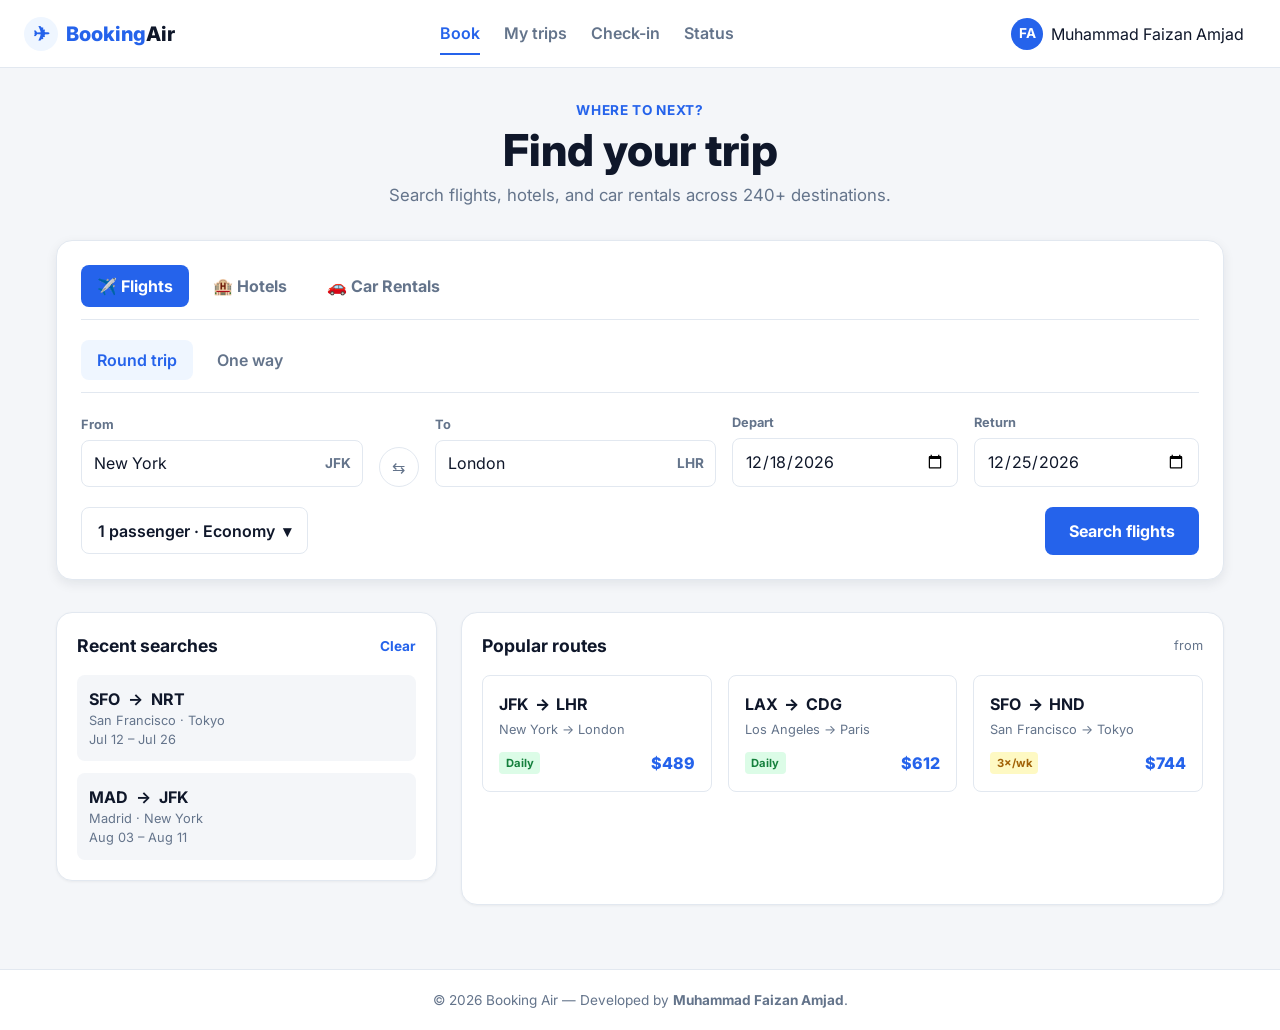
<file: index.html>
<!doctype html>
<html lang="en">
<head>
  <meta charset="utf-8">
  <meta name="viewport" content="width=device-width, initial-scale=1">

  <meta
    name="description"
    content="Booking Air — Flight, Hotel and Car Search"
  >

  <title>Booking Air — Flight, Hotel & Car Search</title>

  <link rel="preconnect" href="https://fonts.googleapis.com">
  <link rel="preconnect" href="https://fonts.gstatic.com" crossorigin>

  <link
    href="https://fonts.googleapis.com/css2?family=Inter:wght@400;500;600;700;800&display=swap"
    rel="stylesheet"
  >

  <link rel="stylesheet" href="style.css">
  <script src="js/script.js" defer></script>
</head>

<body>

<header class="topbar">

  <div class="brand" aria-label="Booking Air">
    <span class="brand-mark" aria-hidden="true">✈</span>
    <span class="brand-name">
      Booking<span>Air</span>
    </span>
  </div>
<nav class="topnav" aria-label="Main navigation">
  <a href="book.html" class="active">Book</a>
  <a href="recent.html">My trips</a>
  <a href="check-in.html">Check-in</a>
  <a href="status.html">Status</a>
</nav>

  <button class="account" type="button" aria-label="Account menu">
    <span class="avatar" aria-hidden="true">FA</span>
    <span class="account-name">Muhammad Faizan Amjad</span>
  </button>

</header>

<main class="wrap">

  <section class="hero">
    <p class="hero-kicker">Where to next?</p>

    <h1 class="hero-title">
      Find your trip
    </h1>

    <p class="hero-sub">
      Search flights, hotels, and car rentals across 240+ destinations.
    </p>
  </section>


  <section class="search" aria-label="Travel search">

    <div
      class="service-tabs"
      role="tablist"
      aria-label="Service type"
    >

      <button
        class="service-tab active"
        type="button"
        data-service="flights"
        role="tab"
        aria-selected="true"
      >
        ✈️ Flights
      </button>

      <button
        class="service-tab"
        type="button"
        data-service="hotels"
        role="tab"
        aria-selected="false"
      >
        🏨 Hotels
      </button>

      <button
        class="service-tab"
        type="button"
        data-service="cars"
        role="tab"
        aria-selected="false"
      >
        🚗 Car Rentals
      </button>

    </div>


    <!-- FLIGHTS -->

    <form
      id="flightForm"
      class="search-form"
      novalidate
    >

      <div
        class="trip-tabs"
        role="tablist"
        aria-label="Trip type"
      >

        <button
          class="trip-tab active"
          type="button"
          role="tab"
          aria-selected="true"
          data-trip="round"
        >
          Round trip
        </button>

        <button
          class="trip-tab"
          type="button"
          role="tab"
          aria-selected="false"
          data-trip="oneway"
        >
          One way
        </button>

      </div>


      <div class="leg">

        <div class="field">
          <label for="from-0">From</label>

          <div class="airport-input">
            <input
              id="from-0"
              class="ap"
              type="text"
              autocomplete="off"
              placeholder="City or airport"
              value="New York"
            >

            <span class="ap-code">JFK</span>
          </div>
        </div>


        <button
          class="swap"
          type="button"
          id="swapBtn"
          aria-label="Swap origin and destination"
        >
          ⇆
        </button>


        <div class="field">
          <label for="to-0">To</label>

          <div class="airport-input">
            <input
              id="to-0"
              class="ap"
              type="text"
              autocomplete="off"
              placeholder="City or airport"
              value="London"
            >

            <span class="ap-code">LHR</span>
          </div>
        </div>


        <div class="field">
          <label for="depart-0">Depart</label>

          <input
            id="depart-0"
            class="date"
            type="date"
          >
        </div>


        <div
          class="field field-return"
          id="returnField"
        >
          <label for="return-0">Return</label>

          <input
            id="return-0"
            class="date"
            type="date"
          >
        </div>

      </div>


      <div class="controls">

        <div class="pax-wrap">

          <button
            class="pax-trigger"
            type="button"
            id="paxTrigger"
            aria-haspopup="dialog"
            aria-expanded="false"
          >
            <span id="paxLabel">
              1 passenger · Economy
            </span>

            <span aria-hidden="true">▾</span>
          </button>


          <div
            class="pax-panel"
            id="paxPanel"
            hidden
            role="dialog"
            aria-label="Passengers and cabin"
          >

            <div
              class="stepper-row"
              data-type="adults"
            >
              <div>
                <strong>Adults</strong>
                <small>12+ years</small>
              </div>

              <div class="stepper">
                <button
                  type="button"
                  class="step minus"
                  aria-label="Fewer adults"
                >
                  −
                </button>

                <output class="step-val">1</output>

                <button
                  type="button"
                  class="step plus"
                  aria-label="More adults"
                >
                  +
                </button>
              </div>
            </div>


            <div
              class="stepper-row"
              data-type="children"
            >
              <div>
                <strong>Children</strong>
                <small>2–11 years</small>
              </div>

              <div class="stepper">
                <button
                  type="button"
                  class="step minus"
                  aria-label="Fewer children"
                >
                  −
                </button>

                <output class="step-val">0</output>

                <button
                  type="button"
                  class="step plus"
                  aria-label="More children"
                >
                  +
                </button>
              </div>
            </div>


            <div
              class="stepper-row"
              data-type="infants"
            >
              <div>
                <strong>Infants</strong>
                <small>Under 2, on lap</small>
              </div>

              <div class="stepper">
                <button
                  type="button"
                  class="step minus"
                  aria-label="Fewer infants"
                >
                  −
                </button>

                <output class="step-val">0</output>

                <button
                  type="button"
                  class="step plus"
                  aria-label="More infants"
                >
                  +
                </button>
              </div>
            </div>


            <div class="cabin-row">

              <span class="cabin-label">
                Cabin
              </span>

              <div
                class="cabin-seg"
                role="radiogroup"
                aria-label="Cabin class"
              >

                <button
                  type="button"
                  class="cabin active"
                  data-cabin="Economy"
                  role="radio"
                  aria-checked="true"
                >
                  Economy
                </button>

                <button
                  type="button"
                  class="cabin"
                  data-cabin="Premium"
                  role="radio"
                  aria-checked="false"
                >
                  Premium
                </button>

                <button
                  type="button"
                  class="cabin"
                  data-cabin="Business"
                  role="radio"
                  aria-checked="false"
                >
                  Business
                </button>

                <button
                  type="button"
                  class="cabin"
                  data-cabin="First"
                  role="radio"
                  aria-checked="false"
                >
                  First
                </button>

              </div>

            </div>

            <button
              type="button"
              class="pax-done"
              id="paxDone"
            >
              Done
            </button>

          </div>

        </div>


        <button
          class="search-btn"
          type="submit"
        >
          Search flights
        </button>

      </div>

    </form>


    <!-- HOTELS -->

    <form
      id="hotelForm"
      class="search-form"
      hidden
      novalidate
    >

      <div class="form-grid hotel-grid">

        <div class="field">
          <label for="hotel-destination">
            Destination / Hotel Name
          </label>

          <input
            id="hotel-destination"
            class="ap simple-input"
            type="text"
            placeholder="Where are you staying?"
            value="London"
          >
        </div>


        <div class="field">
          <label for="hotel-checkin">
            Check-in
          </label>

          <input
            id="hotel-checkin"
            class="date"
            type="date"
          >
        </div>


        <div class="field">
          <label for="hotel-checkout">
            Check-out
          </label>

          <input
            id="hotel-checkout"
            class="date"
            type="date"
          >
        </div>


        <div class="field">
          <label for="hotel-guests">
            Guests & Rooms
          </label>

          <select id="hotel-guests">
            <option>1 Room, 1 Guest</option>
            <option selected>1 Room, 2 Guests</option>
            <option>2 Rooms, 4 Guests</option>
          </select>
        </div>

      </div>


      <div class="controls end">
        <button
          class="search-btn"
          type="submit"
        >
          Search hotels
        </button>
      </div>

    </form>


    <!-- CARS -->

    <form
      id="carForm"
      class="search-form"
      hidden
      novalidate
    >

      <div class="form-grid car-grid">

        <div class="field">
          <label for="car-pickup">
            Pick-up Location
          </label>

          <input
            id="car-pickup"
            class="ap simple-input"
            type="text"
            placeholder="Airport or City"
            value="London Heathrow (LHR)"
          >
        </div>


        <div class="field">
          <label for="car-dropoff">
            Drop-off Location
          </label>

          <input
            id="car-dropoff"
            class="ap simple-input"
            type="text"
            placeholder="Same as pick-up"
            value="London Heathrow (LHR)"
          >
        </div>


        <div class="field">
          <label for="car-pickdate">
            Pick-up Date
          </label>

          <input
            id="car-pickdate"
            class="date"
            type="date"
          >
        </div>


        <div class="field">
          <label for="car-dropdate">
            Drop-off Date
          </label>

          <input
            id="car-dropdate"
            class="date"
            type="date"
          >
        </div>

      </div>


      <div class="controls end">
        <button
          class="search-btn"
          type="submit"
        >
          Search rental cars
        </button>
      </div>

    </form>


    <p
      class="form-error"
      id="formError"
      role="alert"
      hidden
    ></p>

  </section>


  <!-- RESULTS -->

  <section
    class="results-section"
    id="resultsSection"
    hidden
    aria-live="polite"
  ></section>


  <!-- RECENT AND POPULAR -->

  <div class="columns">

    <section
      class="panel recent"
      aria-label="Recent searches"
    >

      <div class="panel-head">
        <h2>Recent searches</h2>

        <button
          class="link-btn"
          type="button"
          id="clearRecent"
        >
          Clear
        </button>
      </div>

      <ul
        class="recent-list"
        id="recentList"
      >

        <li
          class="recent-item"
          data-from="SFO"
          data-to="NRT"
        >
          <span class="ri-route">
            <b>SFO</b>
            <span>→</span>
            <b>NRT</b>
          </span>

          <span class="ri-meta">
            San Francisco · Tokyo
          </span>

          <span class="ri-date">
            Jul 12 – Jul 26
          </span>
        </li>


        <li
          class="recent-item"
          data-from="MAD"
          data-to="JFK"
        >
          <span class="ri-route">
            <b>MAD</b>
            <span>→</span>
            <b>JFK</b>
          </span>

          <span class="ri-meta">
            Madrid · New York
          </span>

          <span class="ri-date">
            Aug 03 – Aug 11
          </span>
        </li>

      </ul>

    </section>


    <section
      class="panel popular"
      aria-label="Popular routes"
    >

      <div class="panel-head">

        <h2>Popular routes</h2>

        <span class="head-note">
          from
        </span>

      </div>


      <ul
        class="route-grid"
        id="routeGrid"
      >

        <li>
          <button
            class="route-card"
            type="button"
            data-fc="New York"
            data-tc="London"
          >
            <span class="rc-codes">
              <b>JFK</b>
              <span>→</span>
              <b>LHR</b>
            </span>

            <span class="rc-cities">
              New York → London
            </span>

            <span class="rc-foot">
              <span class="rc-pill ontime">
                Daily
              </span>

              <span class="rc-price">
                $489
              </span>
            </span>
          </button>
        </li>


        <li>
          <button
            class="route-card"
            type="button"
            data-fc="Los Angeles"
            data-tc="Paris"
          >
            <span class="rc-codes">
              <b>LAX</b>
              <span>→</span>
              <b>CDG</b>
            </span>

            <span class="rc-cities">
              Los Angeles → Paris
            </span>

            <span class="rc-foot">
              <span class="rc-pill ontime">
                Daily
              </span>

              <span class="rc-price">
                $612
              </span>
            </span>
          </button>
        </li>


        <li>
          <button
            class="route-card"
            type="button"
            data-fc="San Francisco"
            data-tc="Tokyo"
          >
            <span class="rc-codes">
              <b>SFO</b>
              <span>→</span>
              <b>HND</b>
            </span>

            <span class="rc-cities">
              San Francisco → Tokyo
            </span>

            <span class="rc-foot">
              <span class="rc-pill warn">
                3×/wk
              </span>

              <span class="rc-price">
                $744
              </span>
            </span>
          </button>
        </li>

      </ul>

    </section>

  </div>

</main>


<footer class="footer">
  <div class="wrap">
    <p>
      &copy; 2026 Booking Air —
      Developed by
      <strong>Muhammad Faizan Amjad</strong>.
    </p>
  </div>
</footer>


<div
  class="toast-wrap"
  id="toastWrap"
  aria-live="polite"
  aria-atomic="true"
></div>

</body>
</html>
</file>
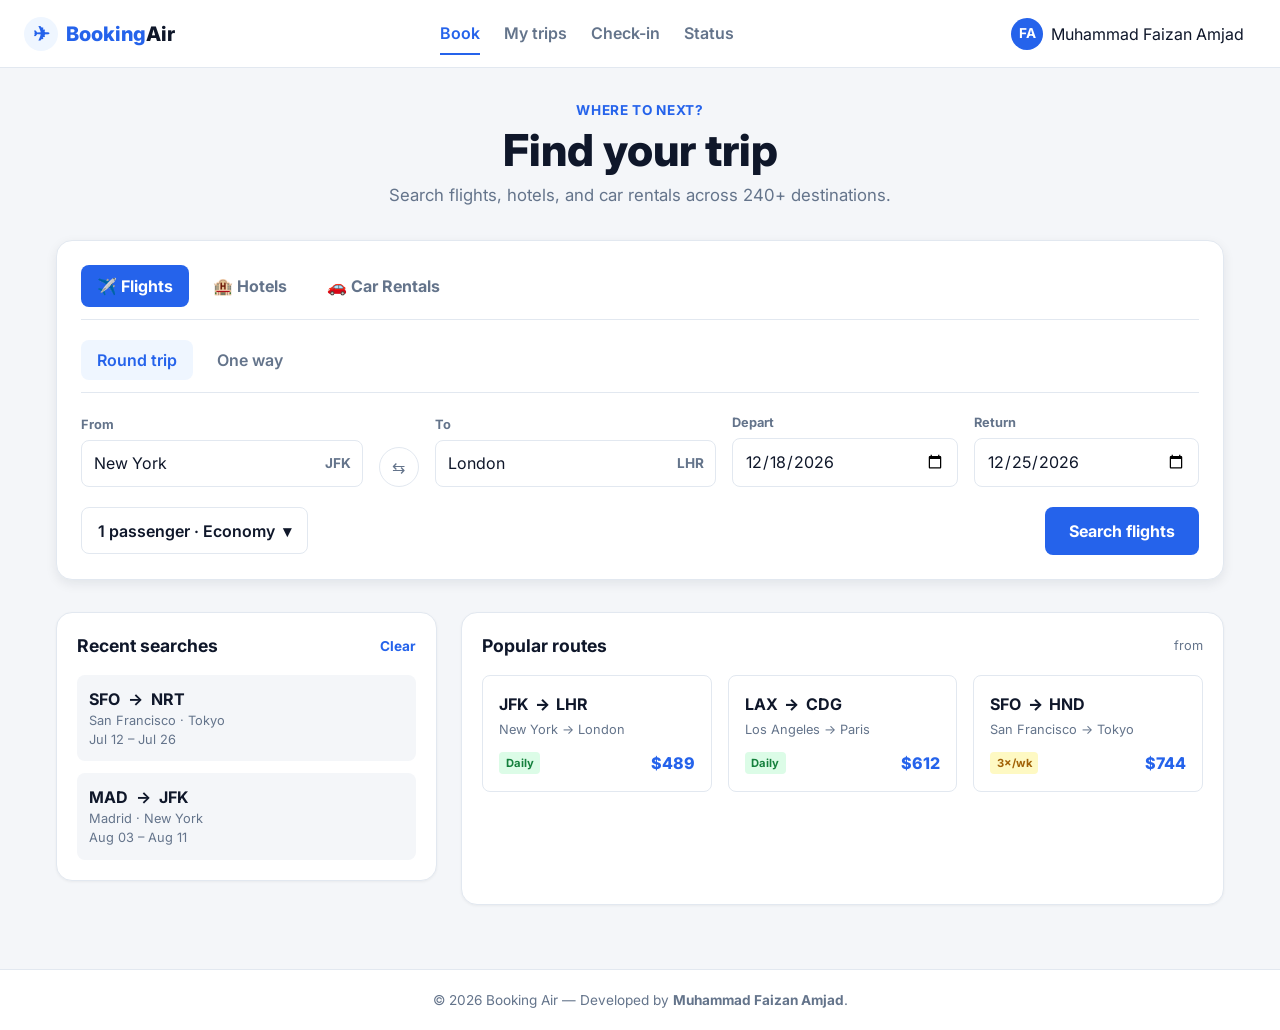
<file: book.html>
<!doctype html>
<html lang="en">

<head>
  <meta charset="utf-8">
  <meta name="viewport" content="width=device-width, initial-scale=1">

  <meta
    name="description"
    content="Booking Air — Flight, Hotel and Car Search"
  >

  <title>Booking Air — Flight, Hotel &amp; Car Search</title>

  <!-- Google Font -->
  <link rel="preconnect" href="https://fonts.googleapis.com">
  <link rel="preconnect" href="https://fonts.gstatic.com" crossorigin>

  <link
    href="https://fonts.googleapis.com/css2?family=Inter:wght@400;500;600;700;800&display=swap"
    rel="stylesheet"
  >

  <!-- CSS -->
  <link rel="stylesheet" href="style.css">

  <!-- JavaScript -->
  <script src="js/script.js" defer></script>
</head>

<body>

  <!-- =========================
       HEADER
  ========================== -->

  <header class="topbar">

    <div class="brand" aria-label="Booking Air">
      <span class="brand-mark" aria-hidden="true">✈</span>

      <span class="brand-name">
        Booking<span>Air</span>
      </span>
    </div>

    <!-- Navigation -->
    <nav class="topnav" aria-label="Main navigation">
      <a href="book.html" class="active">Book</a>
      <a href="recent.html">My trips</a>
      <a href="check-in.html">Check-in</a>
      <a href="status.html">Status</a>
    </nav>

    <!-- Account -->
    <button
      class="account"
      type="button"
      aria-label="Account menu"
    >
      <span class="avatar" aria-hidden="true">FA</span>

      <span class="account-name">
        Muhammad Faizan Amjad
      </span>
    </button>

  </header>


  <!-- =========================
       MAIN
  ========================== -->

  <main class="wrap">

    <!-- HERO -->

    <section class="hero">

      <p class="hero-kicker">
        Where to next?
      </p>

      <h1 class="hero-title">
        Find your trip
      </h1>

      <p class="hero-sub">
        Search flights, hotels, and car rentals across 240+ destinations.
      </p>

    </section>


    <!-- =========================
         SEARCH
    ========================== -->

    <section
      class="search"
      aria-label="Travel search"
    >

      <!-- SERVICE TABS -->

      <div
        class="service-tabs"
        role="tablist"
        aria-label="Service type"
      >

        <button
          class="service-tab active"
          type="button"
          data-service="flights"
          role="tab"
          aria-selected="true"
        >
          ✈️ Flights
        </button>

        <button
          class="service-tab"
          type="button"
          data-service="hotels"
          role="tab"
          aria-selected="false"
        >
          🏨 Hotels
        </button>

        <button
          class="service-tab"
          type="button"
          data-service="cars"
          role="tab"
          aria-selected="false"
        >
          🚗 Car Rentals
        </button>

      </div>


      <!-- =========================
           FLIGHT FORM
      ========================== -->

      <form
        id="flightForm"
        class="search-form"
        novalidate
      >

        <!-- TRIP TYPE -->

        <div
          class="trip-tabs"
          role="tablist"
          aria-label="Trip type"
        >

          <button
            class="trip-tab active"
            type="button"
            role="tab"
            aria-selected="true"
            data-trip="round"
          >
            Round trip
          </button>

          <button
            class="trip-tab"
            type="button"
            role="tab"
            aria-selected="false"
            data-trip="oneway"
          >
            One way
          </button>

        </div>


        <!-- FLIGHT ROUTE -->

        <div class="leg">

          <!-- FROM -->

          <div class="field">

            <label for="from-0">
              From
            </label>

            <div class="airport-input">

              <input
                id="from-0"
                class="ap"
                type="text"
                autocomplete="off"
                placeholder="City or airport"
                value="New York"
              >

              <span class="ap-code">
                JFK
              </span>

            </div>

          </div>


          <!-- SWAP -->

          <button
            class="swap"
            type="button"
            id="swapBtn"
            aria-label="Swap origin and destination"
          >
            ⇆
          </button>


          <!-- TO -->

          <div class="field">

            <label for="to-0">
              To
            </label>

            <div class="airport-input">

              <input
                id="to-0"
                class="ap"
                type="text"
                autocomplete="off"
                placeholder="City or airport"
                value="London"
              >

              <span class="ap-code">
                LHR
              </span>

            </div>

          </div>


          <!-- DEPART -->

          <div class="field">

            <label for="depart-0">
              Depart
            </label>

            <input
              id="depart-0"
              class="date"
              type="date"
            >

          </div>


          <!-- RETURN -->

          <div
            class="field field-return"
            id="returnField"
          >

            <label for="return-0">
              Return
            </label>

            <input
              id="return-0"
              class="date"
              type="date"
            >

          </div>

        </div>


        <!-- =========================
             FLIGHT CONTROLS
        ========================== -->

        <div class="controls">

          <!-- PASSENGERS -->

          <div class="pax-wrap">

            <button
              class="pax-trigger"
              type="button"
              id="paxTrigger"
              aria-haspopup="dialog"
              aria-expanded="false"
            >

              <span id="paxLabel">
                1 passenger · Economy
              </span>

              <span aria-hidden="true">
                ▾
              </span>

            </button>


            <!-- PASSENGER PANEL -->

            <div
              class="pax-panel"
              id="paxPanel"
              hidden
              role="dialog"
              aria-label="Passengers and cabin"
            >

              <!-- ADULTS -->

              <div
                class="stepper-row"
                data-type="adults"
              >

                <div>
                  <strong>Adults</strong>
                  <small>12+ years</small>
                </div>

                <div class="stepper">

                  <button
                    type="button"
                    class="step minus"
                    aria-label="Fewer adults"
                  >
                    −
                  </button>

                  <output class="step-val">
                    1
                  </output>

                  <button
                    type="button"
                    class="step plus"
                    aria-label="More adults"
                  >
                    +
                  </button>

                </div>

              </div>


              <!-- CHILDREN -->

              <div
                class="stepper-row"
                data-type="children"
              >

                <div>
                  <strong>Children</strong>
                  <small>2–11 years</small>
                </div>

                <div class="stepper">

                  <button
                    type="button"
                    class="step minus"
                    aria-label="Fewer children"
                  >
                    −
                  </button>

                  <output class="step-val">
                    0
                  </output>

                  <button
                    type="button"
                    class="step plus"
                    aria-label="More children"
                  >
                    +
                  </button>

                </div>

              </div>


              <!-- INFANTS -->

              <div
                class="stepper-row"
                data-type="infants"
              >

                <div>
                  <strong>Infants</strong>
                  <small>Under 2, on lap</small>
                </div>

                <div class="stepper">

                  <button
                    type="button"
                    class="step minus"
                    aria-label="Fewer infants"
                  >
                    −
                  </button>

                  <output class="step-val">
                    0
                  </output>

                  <button
                    type="button"
                    class="step plus"
                    aria-label="More infants"
                  >
                    +
                  </button>

                </div>

              </div>


              <!-- CABIN -->

              <div class="cabin-row">

                <span class="cabin-label">
                  Cabin
                </span>

                <div
                  class="cabin-seg"
                  role="radiogroup"
                  aria-label="Cabin class"
                >

                  <button
                    type="button"
                    class="cabin active"
                    data-cabin="Economy"
                    role="radio"
                    aria-checked="true"
                  >
                    Economy
                  </button>

                  <button
                    type="button"
                    class="cabin"
                    data-cabin="Premium"
                    role="radio"
                    aria-checked="false"
                  >
                    Premium
                  </button>

                  <button
                    type="button"
                    class="cabin"
                    data-cabin="Business"
                    role="radio"
                    aria-checked="false"
                  >
                    Business
                  </button>

                  <button
                    type="button"
                    class="cabin"
                    data-cabin="First"
                    role="radio"
                    aria-checked="false"
                  >
                    First
                  </button>

                </div>

              </div>


              <!-- DONE -->

              <button
                type="button"
                class="pax-done"
                id="paxDone"
              >
                Done
              </button>

            </div>

          </div>


          <!-- SEARCH -->

          <button
            class="search-btn"
            type="submit"
          >
            Search flights
          </button>

        </div>

      </form>


      <!-- =========================
           HOTEL FORM
      ========================== -->

      <form
        id="hotelForm"
        class="search-form"
        hidden
        novalidate
      >

        <div class="form-grid hotel-grid">

          <div class="field">

            <label for="hotel-destination">
              Destination / Hotel Name
            </label>

            <input
              id="hotel-destination"
              class="ap simple-input"
              type="text"
              placeholder="Where are you staying?"
              value="London"
            >

          </div>


          <div class="field">

            <label for="hotel-checkin">
              Check-in
            </label>

            <input
              id="hotel-checkin"
              class="date"
              type="date"
            >

          </div>


          <div class="field">

            <label for="hotel-checkout">
              Check-out
            </label>

            <input
              id="hotel-checkout"
              class="date"
              type="date"
            >

          </div>


          <div class="field">

            <label for="hotel-guests">
              Guests &amp; Rooms
            </label>

            <select id="hotel-guests">

              <option>
                1 Room, 1 Guest
              </option>

              <option selected>
                1 Room, 2 Guests
              </option>

              <option>
                2 Rooms, 4 Guests
              </option>

            </select>

          </div>

        </div>


        <div class="controls end">

          <button
            class="search-btn"
            type="submit"
          >
            Search hotels
          </button>

        </div>

      </form>


      <!-- =========================
           CAR FORM
      ========================== -->

      <form
        id="carForm"
        class="search-form"
        hidden
        novalidate
      >

        <div class="form-grid car-grid">

          <div class="field">

            <label for="car-pickup">
              Pick-up Location
            </label>

            <input
              id="car-pickup"
              class="ap simple-input"
              type="text"
              placeholder="Airport or City"
              value="London Heathrow (LHR)"
            >

          </div>


          <div class="field">

            <label for="car-dropoff">
              Drop-off Location
            </label>

            <input
              id="car-dropoff"
              class="ap simple-input"
              type="text"
              placeholder="Same as pick-up"
              value="London Heathrow (LHR)"
            >

          </div>


          <div class="field">

            <label for="car-pickdate">
              Pick-up Date
            </label>

            <input
              id="car-pickdate"
              class="date"
              type="date"
            >

          </div>


          <div class="field">

            <label for="car-dropdate">
              Drop-off Date
            </label>

            <input
              id="car-dropdate"
              class="date"
              type="date"
            >

          </div>

        </div>


        <div class="controls end">

          <button
            class="search-btn"
            type="submit"
          >
            Search rental cars
          </button>

        </div>

      </form>


      <!-- ERROR MESSAGE -->

      <p
        class="form-error"
        id="formError"
        role="alert"
        hidden
      ></p>

    </section>


    <!-- =========================
         SEARCH RESULTS
    ========================== -->

    <section
      class="results-section"
      id="resultsSection"
      hidden
      aria-live="polite"
    ></section>


    <!-- =========================
         RECENT + POPULAR
    ========================== -->

    <div class="columns">

      <!-- RECENT SEARCHES -->

      <section
        class="panel recent"
        aria-label="Recent searches"
      >

        <div class="panel-head">

          <h2>
            Recent searches
          </h2>

          <button
            class="link-btn"
            type="button"
            id="clearRecent"
          >
            Clear
          </button>

        </div>


        <ul
          class="recent-list"
          id="recentList"
        >

          <li
            class="recent-item"
            data-from="SFO"
            data-to="NRT"
          >

            <span class="ri-route">
              <b>SFO</b>
              <span>→</span>
              <b>NRT</b>
            </span>

            <span class="ri-meta">
              San Francisco · Tokyo
            </span>

            <span class="ri-date">
              Jul 12 – Jul 26
            </span>

          </li>


          <li
            class="recent-item"
            data-from="MAD"
            data-to="JFK"
          >

            <span class="ri-route">
              <b>MAD</b>
              <span>→</span>
              <b>JFK</b>
            </span>

            <span class="ri-meta">
              Madrid · New York
            </span>

            <span class="ri-date">
              Aug 03 – Aug 11
            </span>

          </li>

        </ul>

      </section>


      <!-- POPULAR ROUTES -->

      <section
        class="panel popular"
        aria-label="Popular routes"
      >

        <div class="panel-head">

          <h2>
            Popular routes
          </h2>

          <span class="head-note">
            from
          </span>

        </div>


        <ul
          class="route-grid"
          id="routeGrid"
        >

          <!-- JFK → LHR -->

          <li>

            <button
              class="route-card"
              type="button"
              data-fc="New York"
              data-tc="London"
            >

              <span class="rc-codes">
                <b>JFK</b>
                <span>→</span>
                <b>LHR</b>
              </span>

              <span class="rc-cities">
                New York → London
              </span>

              <span class="rc-foot">

                <span class="rc-pill ontime">
                  Daily
                </span>

                <span class="rc-price">
                  $489
                </span>

              </span>

            </button>

          </li>


          <!-- LAX → CDG -->

          <li>

            <button
              class="route-card"
              type="button"
              data-fc="Los Angeles"
              data-tc="Paris"
            >

              <span class="rc-codes">
                <b>LAX</b>
                <span>→</span>
                <b>CDG</b>
              </span>

              <span class="rc-cities">
                Los Angeles → Paris
              </span>

              <span class="rc-foot">

                <span class="rc-pill ontime">
                  Daily
                </span>

                <span class="rc-price">
                  $612
                </span>

              </span>

            </button>

          </li>


          <!-- SFO → HND -->

          <li>

            <button
              class="route-card"
              type="button"
              data-fc="San Francisco"
              data-tc="Tokyo"
            >

              <span class="rc-codes">
                <b>SFO</b>
                <span>→</span>
                <b>HND</b>
              </span>

              <span class="rc-cities">
                San Francisco → Tokyo
              </span>

              <span class="rc-foot">

                <span class="rc-pill warn">
                  3×/wk
                </span>

                <span class="rc-price">
                  $744
                </span>

              </span>

            </button>

          </li>

        </ul>

      </section>

    </div>

  </main>


  <!-- =========================
       FOOTER
  ========================== -->

  <footer class="footer">

    <div class="wrap">

      <p>
        &copy; 2026 Booking Air —
        Developed by
        <strong>Muhammad Faizan Amjad</strong>.
      </p>

    </div>

  </footer>


  <!-- =========================
       TOAST
  ========================== -->

  <div
    class="toast-wrap"
    id="toastWrap"
    aria-live="polite"
    aria-atomic="true"
  ></div>

</body>

</html>
</file>
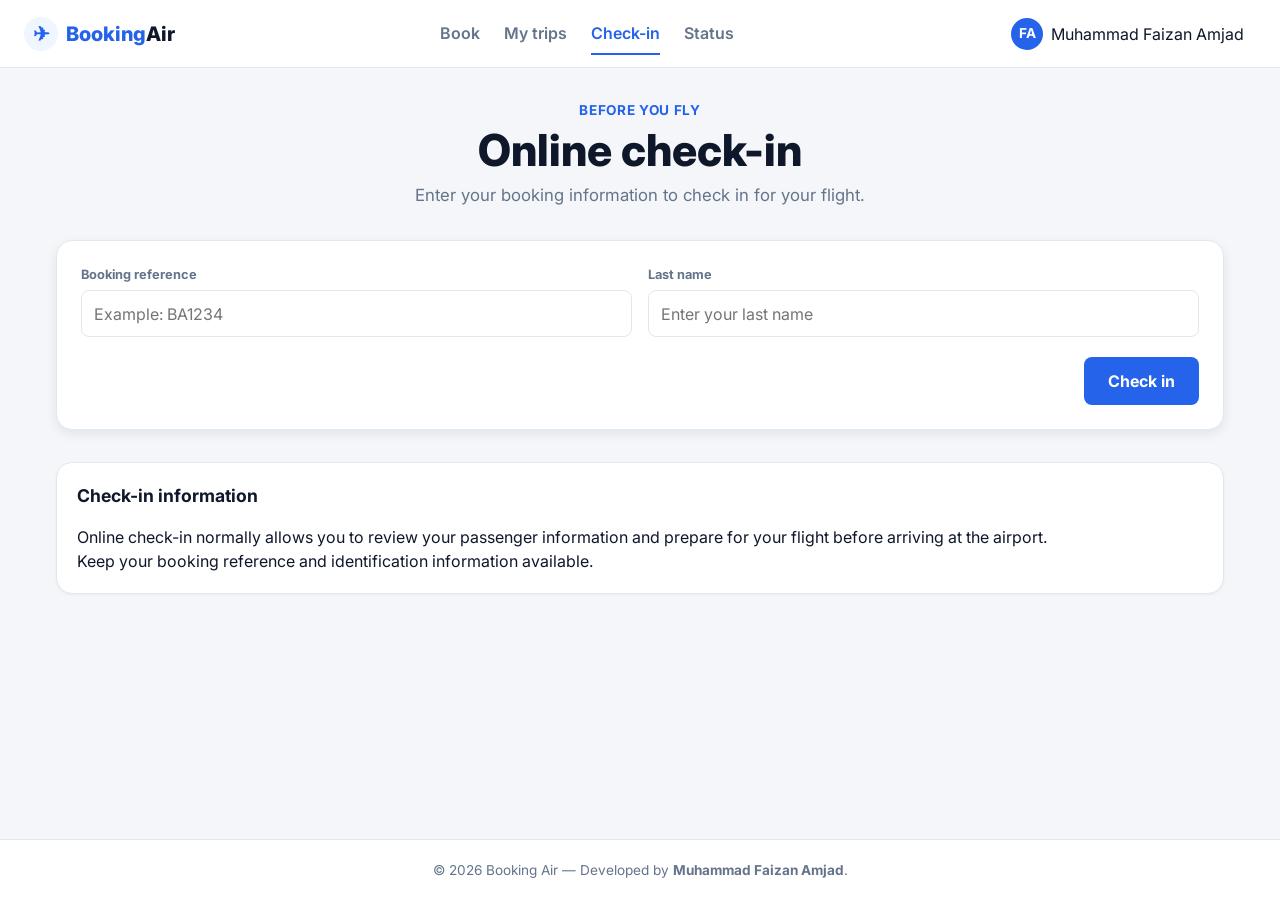
<file: check-in.html>
<!doctype html>
<html lang="en">
<head>
  <meta charset="utf-8">
  <meta name="viewport" content="width=device-width, initial-scale=1">

  <meta
    name="description"
    content="Booking Air — Online check-in"
  >

  <title>Check-in — Booking Air</title>

  <link rel="preconnect" href="https://fonts.googleapis.com">
  <link rel="preconnect" href="https://fonts.gstatic.com" crossorigin>

  <link
    href="https://fonts.googleapis.com/css2?family=Inter:wght@400;500;600;700;800&display=swap"
    rel="stylesheet"
  >

  <link rel="stylesheet" href="style.css">
  <script src="js/script.js" defer></script>
</head>

<body>

<header class="topbar">

  <div class="brand">
    <span class="brand-mark" aria-hidden="true">✈</span>

    <span class="brand-name">
      Booking<span>Air</span>
    </span>
  </div>

  <nav class="topnav" aria-label="Main navigation">
    <a href="index.html">Book</a>
    <a href="recent.html">My trips</a>
    <a href="check-in.html" class="active">Check-in</a>
    <a href="status.html">Status</a>
  </nav>

  <button
    class="account"
    type="button"
  >
    <span class="avatar">FA</span>

    <span class="account-name">
      Muhammad Faizan Amjad
    </span>
  </button>

</header>


<main class="wrap">

  <section class="hero">

    <p class="hero-kicker">
      Before you fly
    </p>

    <h1 class="hero-title">
      Online check-in
    </h1>

    <p class="hero-sub">
      Enter your booking information to check in for your flight.
    </p>

  </section>


  <section
    class="search"
    aria-label="Online check-in"
  >

    <form id="checkInForm" novalidate>

      <div class="form-grid">

        <div class="field">

          <label for="bookingReference">
            Booking reference
          </label>

          <input
            id="bookingReference"
            name="bookingReference"
            type="text"
            placeholder="Example: BA1234"
            autocomplete="off"
            required
          >

        </div>


        <div class="field">

          <label for="lastName">
            Last name
          </label>

          <input
            id="lastName"
            name="lastName"
            type="text"
            placeholder="Enter your last name"
            autocomplete="family-name"
            required
          >

        </div>

      </div>


      <div class="controls end">

        <button
          class="search-btn"
          type="submit"
        >
          Check in
        </button>

      </div>


      <p
        class="form-error"
        id="checkInError"
        role="alert"
        hidden
      ></p>

    </form>

  </section>


  <section
    class="panel"
    aria-label="Check-in information"
  >

    <div class="panel-head">
      <h2>
        Check-in information
      </h2>
    </div>

    <p>
      Online check-in normally allows you to review your passenger
      information and prepare for your flight before arriving at the airport.
    </p>

    <p>
      Keep your booking reference and identification information available.
    </p>

  </section>

</main>


<footer class="footer">

  <div class="wrap">

    <p>
      &copy; 2026 Booking Air —
      Developed by
      <strong>Muhammad Faizan Amjad</strong>.
    </p>

  </div>

</footer>


<div
  class="toast-wrap"
  id="toastWrap"
  aria-live="polite"
></div>


<script>
  document.addEventListener("DOMContentLoaded", () => {

    const form =
      document.getElementById("checkInForm");

    const error =
      document.getElementById("checkInError");

    form.addEventListener("submit", (event) => {

      event.preventDefault();

      const reference =
        document
          .getElementById("bookingReference")
          .value
          .trim();

      const lastName =
        document
          .getElementById("lastName")
          .value
          .trim();


      error.hidden = true;
      error.textContent = "";


      if (!reference || !lastName) {

        error.textContent =
          "Please enter your booking reference and last name.";

        error.hidden = false;

        return;
      }


      alert(
        "Check-in information accepted. Your booking is ready for check-in."
      );

    });

  });
</script>

</body>
</html>
</file>
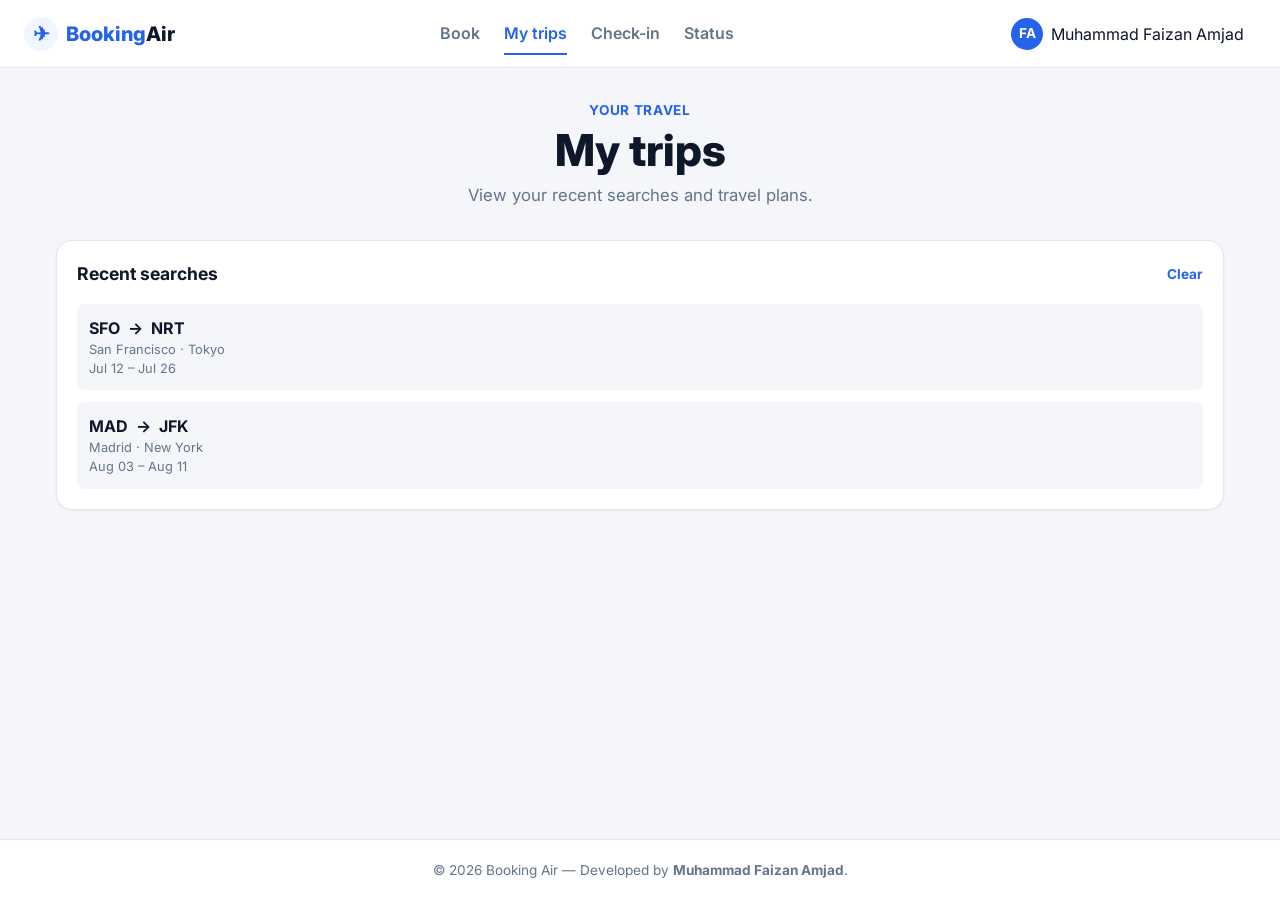
<file: recent.html>
<!doctype html>
<html lang="en">
<head>
  <meta charset="utf-8">
  <meta name="viewport" content="width=device-width, initial-scale=1">

  <meta
    name="description"
    content="Booking Air — Your recent travel searches"
  >

  <title>My Trips — Booking Air</title>

  <link rel="preconnect" href="https://fonts.googleapis.com">
  <link rel="preconnect" href="https://fonts.gstatic.com" crossorigin>

  <link
    href="https://fonts.googleapis.com/css2?family=Inter:wght@400;500;600;700;800&display=swap"
    rel="stylesheet"
  >

  <link rel="stylesheet" href="style.css">
  <script src="js/script.js" defer></script>
</head>

<body>

<header class="topbar">

  <div class="brand">
    <span class="brand-mark" aria-hidden="true">✈</span>

    <span class="brand-name">
      Booking<span>Air</span>
    </span>
  </div>

  <nav class="topnav" aria-label="Main navigation">
    <a href="index.html">Book</a>
    <a href="recent.html" class="active">My trips</a>
    <a href="check-in.html">Check-in</a>
    <a href="status.html">Status</a>
  </nav>

  <button
    class="account"
    type="button"
  >
    <span class="avatar">FA</span>

    <span class="account-name">
      Muhammad Faizan Amjad
    </span>
  </button>

</header>


<main class="wrap">

  <section class="hero">

    <p class="hero-kicker">
      Your travel
    </p>

    <h1 class="hero-title">
      My trips
    </h1>

    <p class="hero-sub">
      View your recent searches and travel plans.
    </p>

  </section>


  <section
    class="panel recent"
    aria-label="Recent trips"
  >

    <div class="panel-head">

      <h2>
        Recent searches
      </h2>

      <button
        class="link-btn"
        type="button"
        id="clearRecent"
      >
        Clear
      </button>

    </div>


    <ul
      class="recent-list"
      id="recentList"
    >

      <li
        class="recent-item"
        data-from="SFO"
        data-to="NRT"
      >

        <span class="ri-route">
          <b>SFO</b>
          <span>→</span>
          <b>NRT</b>
        </span>

        <span class="ri-meta">
          San Francisco · Tokyo
        </span>

        <span class="ri-date">
          Jul 12 – Jul 26
        </span>

      </li>


      <li
        class="recent-item"
        data-from="MAD"
        data-to="JFK"
      >

        <span class="ri-route">
          <b>MAD</b>
          <span>→</span>
          <b>JFK</b>
        </span>

        <span class="ri-meta">
          Madrid · New York
        </span>

        <span class="ri-date">
          Aug 03 – Aug 11
        </span>

      </li>

    </ul>

  </section>

</main>


<footer class="footer">

  <div class="wrap">

    <p>
      &copy; 2026 Booking Air —
      Developed by
      <strong>Muhammad Faizan Amjad</strong>.
    </p>

  </div>

</footer>


<div
  class="toast-wrap"
  id="toastWrap"
  aria-live="polite"
></div>

</body>
</html>
</file>
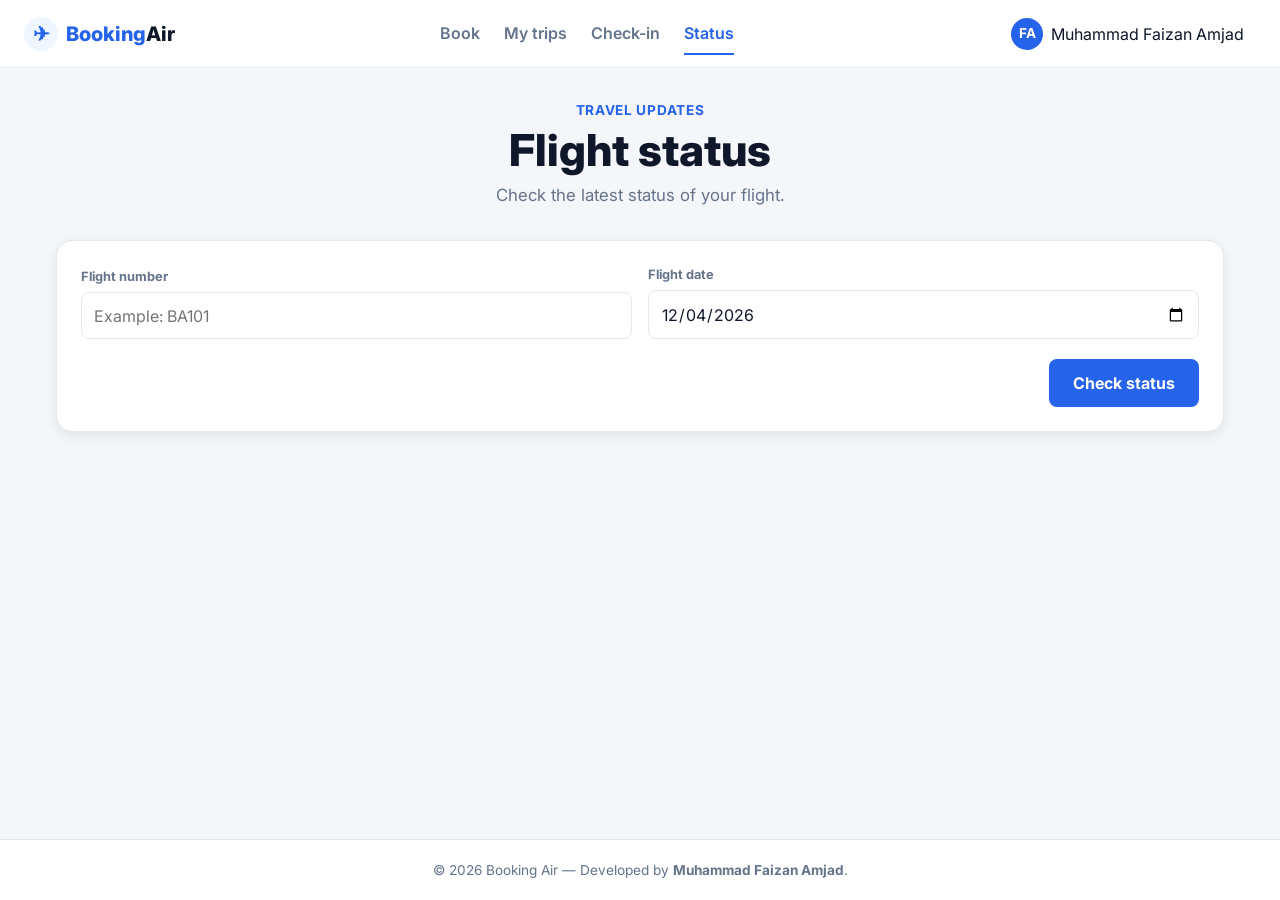
<file: status.html>
<!doctype html>
<html lang="en">
<head>
  <meta charset="utf-8">
  <meta name="viewport" content="width=device-width, initial-scale=1">

  <meta
    name="description"
    content="Booking Air — Check flight status"
  >

  <title>Flight Status — Booking Air</title>

  <link rel="preconnect" href="https://fonts.googleapis.com">
  <link rel="preconnect" href="https://fonts.gstatic.com" crossorigin>

  <link
    href="https://fonts.googleapis.com/css2?family=Inter:wght@400;500;600;700;800&display=swap"
    rel="stylesheet"
  >

  <link rel="stylesheet" href="style.css">
  <script src="js/script.js" defer></script>
</head>

<body>

<header class="topbar">

  <div class="brand">
    <span class="brand-mark" aria-hidden="true">✈</span>

    <span class="brand-name">
      Booking<span>Air</span>
    </span>
  </div>

  <nav class="topnav" aria-label="Main navigation">
    <a href="index.html">Book</a>
    <a href="recent.html">My trips</a>
    <a href="check-in.html">Check-in</a>
    <a href="status.html" class="active">Status</a>
  </nav>

  <button
    class="account"
    type="button"
  >
    <span class="avatar">FA</span>

    <span class="account-name">
      Muhammad Faizan Amjad
    </span>
  </button>

</header>


<main class="wrap">

  <section class="hero">

    <p class="hero-kicker">
      Travel updates
    </p>

    <h1 class="hero-title">
      Flight status
    </h1>

    <p class="hero-sub">
      Check the latest status of your flight.
    </p>

  </section>


  <section
    class="search"
    aria-label="Flight status search"
  >

    <form id="statusForm" novalidate>

      <div class="form-grid">

        <div class="field">

          <label for="flightNumber">
            Flight number
          </label>

          <input
            id="flightNumber"
            name="flightNumber"
            type="text"
            placeholder="Example: BA101"
            autocomplete="off"
            required
          >

        </div>


        <div class="field">

          <label for="flightDate">
            Flight date
          </label>

          <input
            id="flightDate"
            name="flightDate"
            class="date"
            type="date"
            required
          >

        </div>

      </div>


      <div class="controls end">

        <button
          class="search-btn"
          type="submit"
        >
          Check status
        </button>

      </div>


      <p
        class="form-error"
        id="statusError"
        role="alert"
        hidden
      ></p>

    </form>

  </section>


  <section
    class="results-section"
    id="statusResult"
    hidden
    aria-live="polite"
  ></section>

</main>


<footer class="footer">

  <div class="wrap">

    <p>
      &copy; 2026 Booking Air —
      Developed by
      <strong>Muhammad Faizan Amjad</strong>.
    </p>

  </div>

</footer>


<div
  class="toast-wrap"
  id="toastWrap"
  aria-live="polite"
></div>


<script>
  document.addEventListener("DOMContentLoaded", () => {

    const form =
      document.getElementById("statusForm");

    const error =
      document.getElementById("statusError");

    const result =
      document.getElementById("statusResult");


    const dateInput =
      document.getElementById("flightDate");

    const today =
      new Date();

    const year =
      today.getFullYear();

    const month =
      String(today.getMonth() + 1)
        .padStart(2, "0");

    const day =
      String(today.getDate())
        .padStart(2, "0");

    const todayString =
      `${year}-${month}-${day}`;

    dateInput.value =
      todayString;

    dateInput.min =
      todayString;


    form.addEventListener(
      "submit",
      (event) => {

        event.preventDefault();

        const flightNumber =
          document
            .getElementById("flightNumber")
            .value
            .trim()
            .toUpperCase();

        const flightDate =
          dateInput.value;


        error.hidden = true;
        error.textContent = "";


        if (
          !flightNumber ||
          !flightDate
        ) {

          error.textContent =
            "Please enter a flight number and flight date.";

          error.hidden = false;

          return;
        }


        result.hidden = false;

        result.innerHTML = `
          <div class="panel">

            <div class="panel-head">
              <h2>
                Flight ${flightNumber}
              </h2>
            </div>

            <p>
              <strong>Status:</strong>
              Scheduled
            </p>

            <p>
              <strong>Date:</strong>
              ${flightDate}
            </p>

            <p>
              Your flight is currently scheduled.
              Please check again closer to departure
              for the latest updates.
            </p>

          </div>
        `;

        result.scrollIntoView({
          behavior: "smooth",
          block: "start"
        });

      }
    );

  });
</script>

</body>
</html>
</file>
<file: style.css>
/* =========================
   RESET
========================= */

*,
*::before,
*::after {
  box-sizing: border-box;
  margin: 0;
  padding: 0;
}

:root {
  --font-sans: "Inter", -apple-system, BlinkMacSystemFont, "Segoe UI", sans-serif;

  --bg-main: #f4f6f9;
  --bg-card: #ffffff;

  --text-main: #0f172a;
  --text-muted: #64748b;

  --primary: #2563eb;
  --primary-hover: #1d4ed8;
  --primary-light: #eff6ff;

  --border-color: #e2e8f0;

  --shadow-sm: 0 1px 3px rgba(0, 0, 0, 0.05);
  --shadow-md: 0 4px 12px rgba(15, 23, 42, 0.08);
  --shadow-lg: 0 10px 25px rgba(15, 23, 42, 0.12);

  --radius-sm: 8px;
  --radius-md: 12px;
  --radius-lg: 16px;

  --transition: all 0.2s ease;
}


/* =========================
   BASE
========================= */

html {
  scroll-behavior: smooth;
}

body {
  min-height: 100vh;

  display: flex;
  flex-direction: column;

  font-family: var(--font-sans);
  line-height: 1.5;

  background: var(--bg-main);
  color: var(--text-main);
}

button,
input,
select,
textarea {
  font: inherit;
  color: inherit;
}

button {
  border: 0;
  background: none;
  cursor: pointer;
}

button:focus-visible,
a:focus-visible,
input:focus-visible,
select:focus-visible,
textarea:focus-visible {
  outline: 3px solid rgba(37, 99, 235, 0.25);
  outline-offset: 2px;
}

a {
  color: inherit;
}


/* =========================
   HEADER / NAVIGATION
========================= */

.topbar {
  position: sticky;
  top: 0;
  z-index: 100;

  display: flex;
  align-items: center;
  justify-content: space-between;

  gap: 1rem;

  padding: 0.75rem 1.5rem;

  background: var(--bg-card);
  border-bottom: 1px solid var(--border-color);
}


/* =========================
   BRAND
========================= */

.brand {
  display: flex;
  align-items: center;

  gap: 0.5rem;

  color: var(--primary);

  font-size: 1.25rem;
  font-weight: 800;

  white-space: nowrap;
}

.brand-mark {
  width: 34px;
  height: 34px;

  display: grid;
  place-items: center;

  border-radius: 50%;

  background: var(--primary-light);
}

.brand-name span {
  color: var(--text-main);
}


/* =========================
   NAVIGATION
========================= */

.topnav {
  display: flex;
  align-items: center;

  gap: 1.5rem;
}

.topnav a {
  padding: 0.5rem 0;

  color: var(--text-muted);

  text-decoration: none;

  font-weight: 600;

  border-bottom: 2px solid transparent;

  transition: var(--transition);
}

.topnav a:hover,
.topnav a.active {
  color: var(--primary);
  border-bottom-color: var(--primary);
}


/* =========================
   ACCOUNT
========================= */

.account {
  display: flex;
  align-items: center;

  gap: 0.5rem;

  padding: 0.35rem 0.75rem;

  border-radius: var(--radius-sm);

  transition: var(--transition);
}

.account:hover {
  background: var(--primary-light);
}

.avatar {
  width: 32px;
  height: 32px;

  display: grid;
  place-items: center;

  flex-shrink: 0;

  border-radius: 50%;

  background: var(--primary);
  color: #fff;

  font-size: 0.85rem;
  font-weight: 700;
}


/* =========================
   MAIN CONTAINER
========================= */

.wrap {
  width: 100%;
  max-width: 1200px;

  margin: 0 auto;

  padding: 2rem 1rem;
}

main.wrap {
  flex: 1;
}


/* =========================
   HERO
========================= */

.hero {
  margin-bottom: 2rem;

  text-align: center;
}

.hero-kicker {
  color: var(--primary);

  font-size: 0.85rem;
  font-weight: 700;

  letter-spacing: 0.05em;
  text-transform: uppercase;
}

.hero-title {
  margin: 0.25rem 0 0.5rem;

  font-size: clamp(2rem, 5vw, 2.75rem);
  line-height: 1.15;

  font-weight: 800;
}

.hero-sub {
  color: var(--text-muted);

  font-size: 1.05rem;
}


/* =========================
   SEARCH CARD
========================= */

.search {
  margin-bottom: 2rem;

  padding: 1.5rem;

  background: var(--bg-card);

  border: 1px solid var(--border-color);
  border-radius: var(--radius-lg);

  box-shadow: var(--shadow-md);
}


/* =========================
   SERVICE TABS
========================= */

.service-tabs {
  display: flex;

  gap: 0.5rem;

  margin-bottom: 1.25rem;
  padding-bottom: 0.75rem;

  border-bottom: 1px solid var(--border-color);
}

.service-tab {
  padding: 0.55rem 1rem;

  border-radius: var(--radius-sm);

  color: var(--text-muted);

  font-weight: 700;

  transition: var(--transition);
}

.service-tab:hover {
  background: var(--primary-light);
  color: var(--primary);
}

.service-tab.active {
  background: var(--primary);
  color: #fff;
}


/* =========================
   TRIP TABS
========================= */

.trip-tabs {
  display: flex;

  gap: 0.5rem;

  margin-bottom: 1.25rem;
  padding-bottom: 0.75rem;

  border-bottom: 1px solid var(--border-color);
}

.trip-tab {
  padding: 0.5rem 1rem;

  border-radius: var(--radius-sm);

  color: var(--text-muted);

  font-weight: 600;

  transition: var(--transition);
}

.trip-tab:hover {
  background: var(--primary-light);
  color: var(--primary);
}

.trip-tab.active {
  background: var(--primary-light);
  color: var(--primary);
}


/* =========================
   FORM LAYOUT
========================= */

.leg,
.form-grid {
  display: grid;

  gap: 1rem;

  align-items: end;
}

.leg {
  grid-template-columns:
    minmax(180px, 1fr)
    40px
    minmax(180px, 1fr)
    minmax(150px, 0.8fr)
    minmax(150px, 0.8fr);
}

.form-grid {
  grid-template-columns: repeat(2, minmax(0, 1fr));
}

.hotel-grid {
  grid-template-columns:
    2fr
    1fr
    1fr
    1fr;
}

.car-grid {
  grid-template-columns:
    1.5fr
    1.5fr
    1fr
    1fr;
}


/* =========================
   FORM FIELDS
========================= */

.field {
  min-width: 0;

  display: flex;
  flex-direction: column;
}

.field label {
  margin-bottom: 0.35rem;

  color: var(--text-muted);

  font-size: 0.8rem;
  font-weight: 700;
}

.airport-input {
  position: relative;

  display: flex;
  align-items: center;
}

.ap,
.date,
select,
input[type="text"] {
  width: 100%;
  min-height: 43px;

  border: 1px solid var(--border-color);
  border-radius: var(--radius-sm);

  background: #fff;

  outline: none;

  transition: var(--transition);
}

.ap {
  padding: 0.65rem 3rem 0.65rem 0.85rem;
}

.simple-input {
  padding-right: 0.85rem;
}

.date,
select,
input[type="text"] {
  padding: 0.65rem 0.75rem;
}

.ap:focus,
.date:focus,
select:focus,
input[type="text"]:focus {
  border-color: var(--primary);

  box-shadow:
    0 0 0 3px rgba(37, 99, 235, 0.15);
}

.ap-code {
  position: absolute;
  right: 0.75rem;

  color: var(--text-muted);

  font-size: 0.85rem;
  font-weight: 700;

  pointer-events: none;
}


/* =========================
   SWAP BUTTON
========================= */

.swap {
  width: 40px;
  height: 40px;

  align-self: end;

  display: grid;
  place-items: center;

  border: 1px solid var(--border-color);
  border-radius: 50%;

  color: var(--text-muted);

  transition: var(--transition);
}

.swap:hover {
  background: var(--primary-light);
  color: var(--primary);
}


/* =========================
   CONTROLS
========================= */

.controls {
  position: relative;

  display: flex;
  align-items: center;
  justify-content: space-between;

  gap: 1rem;

  margin-top: 1.25rem;
}

.controls.end {
  justify-content: flex-end;
}


/* =========================
   PASSENGER SELECTOR
========================= */

.pax-wrap {
  position: relative;
}

.pax-trigger {
  min-height: 43px;

  display: flex;
  align-items: center;

  gap: 0.5rem;

  padding: 0.65rem 1rem;

  border: 1px solid var(--border-color);
  border-radius: var(--radius-sm);

  font-weight: 600;

  transition: var(--transition);
}

.pax-trigger:hover {
  border-color: var(--primary);
}

.pax-panel {
  position: absolute;

  left: 0;
  top: calc(100% + 0.5rem);

  z-index: 50;

  width: 300px;

  padding: 1rem;

  background: #fff;

  border: 1px solid var(--border-color);
  border-radius: var(--radius-md);

  box-shadow: var(--shadow-lg);
}


/* =========================
   STEPPER
========================= */

.stepper-row {
  display: flex;
  align-items: center;
  justify-content: space-between;

  gap: 1rem;

  margin-bottom: 0.85rem;
}

.stepper-row small {
  display: block;

  color: var(--text-muted);
}

.stepper {
  display: flex;
  align-items: center;

  gap: 0.5rem;
}

.step {
  width: 30px;
  height: 30px;

  display: grid;
  place-items: center;

  border: 1px solid var(--border-color);
  border-radius: 50%;

  transition: var(--transition);
}

.step:hover {
  background: var(--primary-light);
  color: var(--primary);
}

.step-val {
  min-width: 20px;

  text-align: center;

  font-weight: 700;
}


/* =========================
   CABIN SELECTOR
========================= */

.cabin-row {
  margin-top: 1rem;
  padding-top: 1rem;

  border-top: 1px solid var(--border-color);
}

.cabin-label {
  display: block;

  margin-bottom: 0.5rem;

  color: var(--text-muted);

  font-size: 0.85rem;
  font-weight: 700;
}

.cabin-seg {
  display: grid;

  grid-template-columns: repeat(2, 1fr);

  gap: 0.4rem;
}

.cabin {
  padding: 0.45rem;

  border: 1px solid var(--border-color);
  border-radius: 6px;

  font-size: 0.8rem;

  transition: var(--transition);
}

.cabin:hover {
  border-color: var(--primary);
}

.cabin.active {
  background: var(--primary-light);

  border-color: var(--primary);

  color: var(--primary);

  font-weight: 700;
}

.pax-done {
  width: 100%;

  margin-top: 1rem;

  padding: 0.6rem;

  border-radius: var(--radius-sm);

  background: var(--primary);
  color: #fff;

  font-weight: 700;

  transition: var(--transition);
}

.pax-done:hover {
  background: var(--primary-hover);
}


/* =========================
   SEARCH BUTTON
========================= */

.search-btn {
  min-height: 43px;

  display: inline-flex;
  align-items: center;
  justify-content: center;

  padding: 0.75rem 1.5rem;

  border-radius: var(--radius-sm);

  background: var(--primary);
  color: #fff;

  font-weight: 700;

  transition: var(--transition);
}

.search-btn:hover {
  background: var(--primary-hover);

  transform: translateY(-1px);
}

.search-btn:active {
  transform: translateY(0);
}


/* =========================
   FORM ERROR
========================= */

.form-error {
  margin-top: 0.75rem;

  padding: 0.7rem 0.85rem;

  border-radius: var(--radius-sm);

  background: #fef2f2;

  color: #b91c1c;

  font-size: 0.9rem;
}


/* =========================
   RESULTS
========================= */

.results-section {
  margin-bottom: 2rem;
}

.results-header {
  display: flex;
  align-items: center;
  justify-content: space-between;

  gap: 1rem;

  margin-bottom: 1rem;

  flex-wrap: wrap;
}

.results-list {
  display: flex;
  flex-direction: column;

  gap: 0.75rem;

  list-style: none;
}

.result-card {
  display: flex;
  align-items: center;
  justify-content: space-between;

  gap: 1.5rem;

  padding: 1.25rem;

  background: #fff;

  border: 1px solid var(--border-color);
  border-radius: var(--radius-md);

  box-shadow: var(--shadow-sm);

  transition: var(--transition);
}

.result-card:hover {
  box-shadow: var(--shadow-md);

  transform: translateY(-1px);
}

.result-main {
  min-width: 0;
}

.result-time {
  font-size: 1.15rem;

  font-weight: 800;
}

.result-meta,
.result-sub {
  color: var(--text-muted);

  font-size: 0.85rem;
}

.result-price {
  margin-bottom: 0.35rem;

  color: var(--primary);

  font-size: 1.35rem;

  font-weight: 800;

  text-align: right;
}

.result-price small {
  color: var(--text-muted);

  font-size: 0.75rem;

  font-weight: 500;
}


/* =========================
   LOADING
========================= */

.loading-spinner {
  min-height: 180px;

  display: grid;
  place-items: center;

  gap: 1rem;

  padding: 3rem;

  color: var(--text-muted);
}

.spinner {
  width: 40px;
  height: 40px;

  border: 4px solid var(--border-color);

  border-top-color: var(--primary);

  border-radius: 50%;

  animation: spin 0.8s linear infinite;
}

@keyframes spin {
  to {
    transform: rotate(360deg);
  }
}


/* =========================
   RECENT + POPULAR
========================= */

.columns {
  display: grid;

  grid-template-columns: 1fr 2fr;

  gap: 1.5rem;

  margin-bottom: 2rem;
}


/* =========================
   PANELS
========================= */

.panel {
  margin-bottom: 1.5rem;

  padding: 1.25rem;

  background: #fff;

  border: 1px solid var(--border-color);
  border-radius: var(--radius-lg);

  box-shadow: var(--shadow-sm);
}

.panel:last-child {
  margin-bottom: 0;
}

.panel-head {
  display: flex;
  align-items: center;
  justify-content: space-between;

  gap: 1rem;

  margin-bottom: 1rem;
}

.panel-head h2 {
  font-size: 1.1rem;
}

.head-note {
  color: var(--text-muted);

  font-size: 0.8rem;
}


/* =========================
   CLEAR BUTTON
========================= */

.link-btn {
  color: var(--primary);

  font-size: 0.85rem;

  font-weight: 700;
}

.link-btn:hover {
  text-decoration: underline;
}


/* =========================
   RECENT SEARCHES
========================= */

.recent-list,
.route-grid {
  list-style: none;
}

.recent-list {
  display: flex;
  flex-direction: column;

  gap: 0.75rem;
}

.recent-item {
  padding: 0.75rem;

  border-radius: var(--radius-sm);

  background: var(--bg-main);

  cursor: pointer;

  transition: var(--transition);
}

.recent-item:hover {
  background: var(--primary-light);

  transform: translateX(2px);
}

.ri-route {
  display: flex;

  gap: 0.5rem;

  font-weight: 700;
}

.ri-meta,
.ri-date {
  display: block;

  color: var(--text-muted);

  font-size: 0.8rem;
}


/* =========================
   POPULAR ROUTES
========================= */

.route-grid {
  display: grid;

  grid-template-columns:
    repeat(auto-fit, minmax(190px, 1fr));

  gap: 1rem;
}

.route-card {
  width: 100%;

  padding: 1rem;

  text-align: left;

  border: 1px solid var(--border-color);
  border-radius: var(--radius-sm);

  background: #fff;

  transition: var(--transition);
}

.route-card:hover {
  border-color: var(--primary);

  transform: translateY(-2px);

  box-shadow: var(--shadow-sm);
}

.rc-codes {
  display: flex;

  gap: 0.4rem;

  font-weight: 800;
}

.rc-cities {
  display: block;

  margin: 0.25rem 0 0.75rem;

  color: var(--text-muted);

  font-size: 0.8rem;
}

.rc-foot {
  display: flex;
  align-items: center;
  justify-content: space-between;
}

.rc-pill {
  padding: 0.15rem 0.4rem;

  border-radius: 4px;

  font-size: 0.7rem;

  font-weight: 700;
}

.rc-pill.ontime {
  background: #dcfce7;
  color: #15803d;
}

.rc-pill.warn {
  background: #fef9c3;
  color: #a16207;
}

.rc-price {
  color: var(--primary);

  font-weight: 800;
}


/* =========================
   FOOTER
========================= */

.footer {
  margin-top: auto;

  background: #fff;

  border-top: 1px solid var(--border-color);
}

.footer .wrap {
  padding-top: 1.25rem;
  padding-bottom: 1.25rem;

  text-align: center;

  color: var(--text-muted);

  font-size: 0.85rem;
}


/* =========================
   TOAST
========================= */

.toast-wrap {
  position: fixed;

  right: 1.5rem;
  bottom: 1.5rem;

  z-index: 1000;

  display: flex;
  flex-direction: column;

  gap: 0.5rem;
}

.toast {
  max-width: 350px;

  padding: 0.75rem 1rem;

  border-radius: var(--radius-sm);

  background: #0f172a;
  color: #fff;

  box-shadow: var(--shadow-lg);

  animation: toastIn 0.2s ease;
}

@keyframes toastIn {
  from {
    opacity: 0;
    transform: translateY(10px);
  }

  to {
    opacity: 1;
    transform: translateY(0);
  }
}


/* =========================
   RESPONSIVE — TABLET
========================= */

@media (max-width: 900px) {

  .leg,
  .hotel-grid,
  .car-grid {
    grid-template-columns: 1fr 1fr;
  }

  .swap {
    justify-self: center;
  }

  .columns {
    grid-template-columns: 1fr;
  }
}


/* =========================
   RESPONSIVE — MOBILE
========================= */

@media (max-width: 650px) {

  .topbar {
    padding: 0.75rem 1rem;
  }

  .topnav,
  .account-name {
    display: none;
  }

  .search {
    padding: 1rem;
  }

  .service-tabs {
    overflow-x: auto;
  }

  .service-tab {
    white-space: nowrap;
  }

  .leg,
  .form-grid,
  .hotel-grid,
  .car-grid {
    grid-template-columns: 1fr;
  }

  .swap {
    justify-self: center;

    transform: rotate(90deg);
  }

  .controls {
    flex-direction: column;

    align-items: stretch;
  }

  .pax-wrap,
  .pax-trigger,
  .search-btn {
    width: 100%;
  }

  .pax-panel {
    width: 100%;
  }

  .result-card {
    flex-direction: column;

    align-items: flex-start;
  }

  .result-price {
    text-align: left;
  }

  .route-grid {
    grid-template-columns: 1fr;
  }

  .hero-title {
    font-size: 2rem;
  }
}


/* =========================
   EXTRA SMALL SCREENS
========================= */

@media (max-width: 420px) {

  .wrap {
    padding-left: 0.75rem;
    padding-right: 0.75rem;
  }

  .topbar {
    gap: 0.5rem;
  }

  .brand {
    font-size: 1.05rem;
  }

  .brand-mark {
    width: 30px;
    height: 30px;
  }

  .service-tabs {
    gap: 0.25rem;
  }

  .service-tab {
    padding: 0.5rem 0.7rem;

    font-size: 0.85rem;
  }

  .search-btn {
    width: 100%;
  }

  .pax-panel {
    position: fixed;

    left: 0.75rem;
    right: 0.75rem;

    width: auto;

    max-height: 80vh;
    overflow-y: auto;
  }

  .toast-wrap {
    right: 0.75rem;
    left: 0.75rem;
    bottom: 0.75rem;
  }

  .toast {
    max-width: none;
  }
}
</file>
